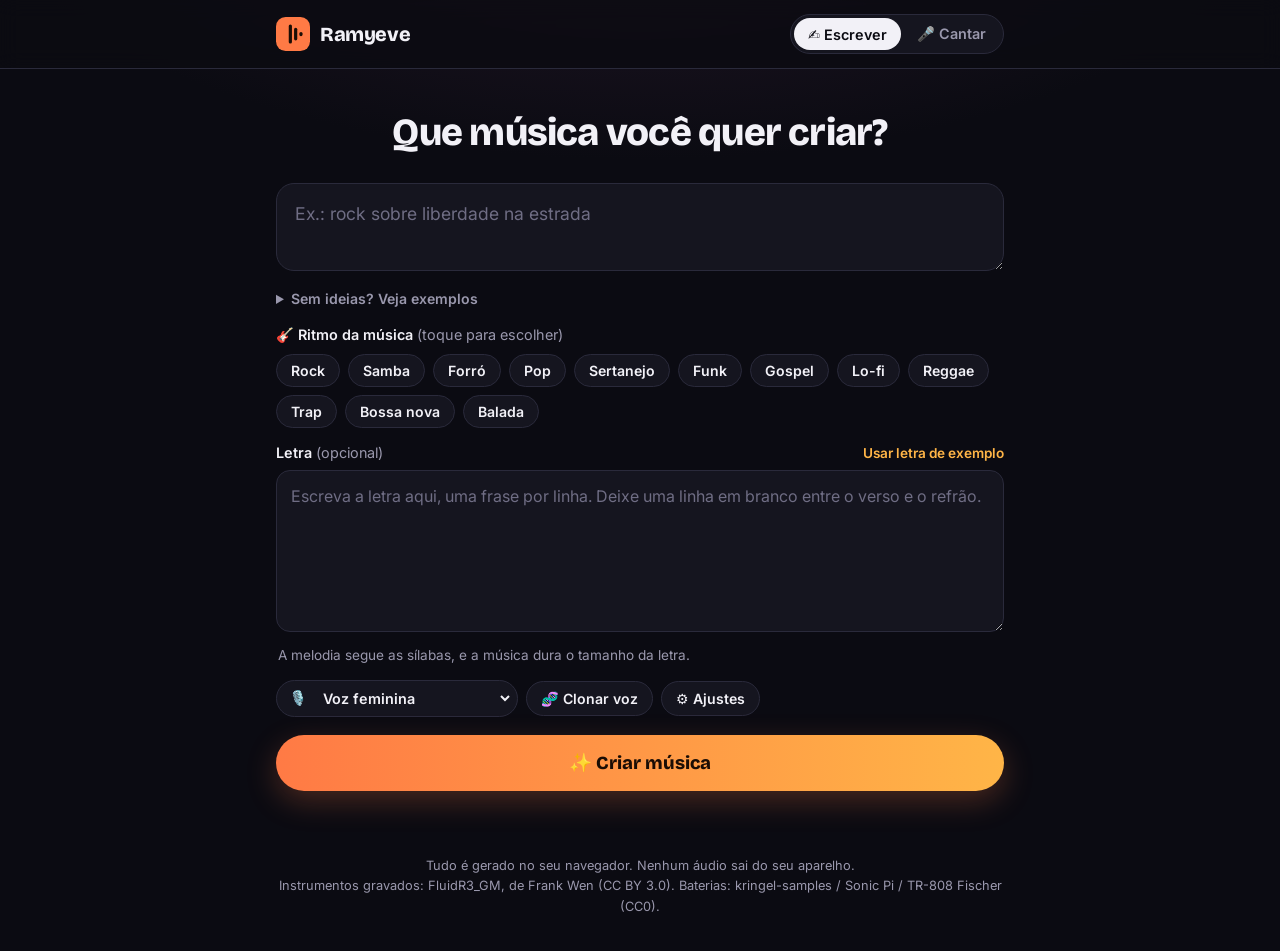
<file: index.html>
<!doctype html>
<html lang="pt-BR">
<head>
  <meta charset="utf-8">
  <meta name="viewport" content="width=device-width, initial-scale=1, viewport-fit=cover">
  <title>Ramyeve Música</title>
  <meta name="description" content="Crie músicas de qualquer estilo a partir de um texto ou de um trecho cantado.">
  <meta name="theme-color" content="#0b0b12">
  <link rel="manifest" href="manifest.webmanifest">
  <link rel="icon" href="data:image/svg+xml,<svg xmlns='http://www.w3.org/2000/svg' viewBox='0 0 32 32'><rect width='32' height='32' rx='8' fill='%23e0492f'/><g fill='white'><rect x='7' y='12' width='3' height='8' rx='1.5'/><rect x='12' y='7' width='3' height='18' rx='1.5'/><rect x='17' y='10' width='3' height='12' rx='1.5'/><rect x='22' y='14' width='3' height='4' rx='1.5'/></g></svg>">
  <link rel="preconnect" href="https://fonts.googleapis.com">
  <link rel="stylesheet" href="https://fonts.googleapis.com/css2?family=Bricolage+Grotesque:opsz,wght@12..96,600;12..96,800&family=Inter:wght@400;500;600;700&display=swap">
  <link rel="stylesheet" href="css/style.css?v=202611192245">
</head>
<body>
  <header class="top">
    <div class="wrap top-row">
      <div class="brand">
        <svg class="logo" viewBox="0 0 32 32" aria-hidden="true"><rect width="32" height="32" rx="9"/><g><rect x="7" y="12" width="3" height="8" rx="1.5"/><rect x="12" y="7" width="3" height="18" rx="1.5"/><rect x="17" y="10" width="3" height="12" rx="1.5"/><rect x="22" y="14" width="3" height="4" rx="1.5"/></g></svg>
        <span class="brand-name">Ramyeve</span>
      </div>
      <div class="tabs" role="tablist" aria-label="Como criar">
        <button class="tab active" role="tab" aria-selected="true" data-tab="texto">✍️ Escrever</button>
        <button class="tab" role="tab" aria-selected="false" data-tab="voz">🎤 Cantar</button>
      </div>
    </div>
  </header>

  <main class="wrap">
    <div id="envNote" class="env-note hidden" role="note">
      <b>Versão de teste:</b> aqui o microfone fica bloqueado. Você pode criar escrevendo, enviar áudios (inclusive para clonar a voz) e baixar (os arquivos chegam num .zip).
    </div>

    <section class="composer" aria-labelledby="hello">
      <h1 id="hello">Que música você quer criar?</h1>

      <div class="panel" id="panel-texto">
        <label for="prompt" class="sr-only">Descreva a música</label>
        <textarea id="prompt" rows="2" placeholder="Ex.: rock sobre liberdade na estrada"></textarea>
        <details class="ideas">
          <summary>Sem ideias? Veja exemplos</summary>
          <div class="chips" id="examples" aria-label="Exemplos"></div>
        </details>
      </div>

      <div class="genre">
        <span class="field-label">🎸 Ritmo da música <span class="muted">(toque para escolher)</span></span>
        <div class="styles" id="styleChips" aria-label="Ritmo da música"></div>
      </div>

      <div class="panel hidden" id="panel-voz">
        <p class="muted">Cante, cantarole ou assobie uma melodia, ou envie um áudio. O app encontra as notas e o tom.</p>

        <div class="rhythm" aria-labelledby="rhythmTitle">
          <div class="field-head"><span id="rhythmTitle" class="rhythm-title">⏱️ Velocidade</span><span class="muted small" id="rhythmInfo">detectado sozinho</span></div>
          <div class="rhythm-row">
            <label class="check"><input type="checkbox" id="rhythmManual"> Eu marco o ritmo</label>
            <div class="bpm-box">
              <button type="button" class="icon-btn" id="bpmMinus" aria-label="Mais devagar">−</button>
              <input type="number" id="voiceBpm" min="50" max="200" step="1" value="100" inputmode="numeric" aria-label="Batidas por minuto">
              <span class="muted small">bpm</span>
              <button type="button" class="icon-btn" id="bpmPlus" aria-label="Mais rápido">+</button>
            </div>
          </div>
          <div class="rhythm-row">
            <button type="button" class="pill tap" id="btnTap">👆 Toque no ritmo</button>
            <button type="button" class="pill" id="btnMetroTest">▶ Ouvir a marcação</button>
          </div>
          <label class="check"><input type="checkbox" id="metroOn" checked> Tocar uma marcação enquanto eu gravo (com 4 batidas de contagem antes)</label>
          <label class="metro-sound" for="metroSound">Marcação:
            <select id="metroSound">
              <option value="beat" selected>🥁 Batida do ritmo escolhido</option>
              <option value="click">🔔 Só o tique do metrônomo</option>
            </select>
          </label>
          <p class="muted small">Dica: use fone de ouvido para a marcação não entrar na gravação.</p>
        </div>

        <div id="countIn" class="count-in hidden" aria-live="assertive"></div>
        <div class="rec-row">
          <button id="btnRec" class="btn rec">● Gravar</button>
          <label class="btn ghost file">📁 Enviar áudio<input type="file" id="fileIn" accept="audio/*" hidden></label>
          <span id="recTime" class="muted mono">00:00</span>
          <div class="meter"><div id="meterBar"></div></div>
        </div>
        <audio id="recPreview" controls class="hidden"></audio>
        <div id="voiceInfo" class="voice-info hidden"></div>
        <label for="voicePrompt" class="sr-only">Detalhes do estilo</label>
        <textarea id="voicePrompt" rows="1" placeholder="Detalhes (opcional). Ex.: pesado, com sanfona, triste"></textarea>
        <label class="check"><input type="checkbox" id="includeVoice" checked> Incluir minha gravação original</label>
      </div>

      <div class="lyrics-box">
        <div class="field-head">
          <label for="lyrics" id="lyricsTitle">Letra <span class="muted">(opcional)</span></label>
          <button type="button" id="btnLyricsExample" class="link">Usar letra de exemplo</button>
        </div>
        <textarea id="lyrics" rows="5" placeholder="Escreva a letra aqui, uma frase por linha. Deixe uma linha em branco entre o verso e o refrão."></textarea>
        <p class="hint muted small" id="lyricsHint">A melodia segue as sílabas, e a música dura o tamanho da letra.</p>
      </div>

      <div class="quick-row">
        <label class="voice-pick" for="singerSel">🎙️
          <select id="singerSel" aria-label="Quem canta">
            <option value="clone" disabled>Minha voz clonada</option>
            <option value="fem" selected>Voz feminina</option>
            <option value="masc">Voz masculina</option>
          </select>
        </label>
        <button type="button" class="pill" id="openVoice" aria-expanded="false" aria-controls="voicePanel">🧬 Clonar voz</button>
        <button type="button" class="pill" id="openAdv" aria-expanded="false" aria-controls="advPanel">⚙️ Ajustes</button>
      </div>

      <!-- painel: voz -->
      <div class="drawer hidden" id="voicePanel">
        <label class="check"><input type="checkbox" id="singOn" checked> Colocar uma voz cantando a letra</label>

        <div class="clone-ai">
          <span class="drawer-title">🧬 Sua voz real, com IA <span class="badge">recomendado</span></span>
          <p class="muted small">Grave de 10 a 30 segundos <b>cantando ou falando com naturalidade</b>. A IA troca a voz da música pela sua e mantém a melodia. Grátis, com a chave do Hugging Face.</p>
          <div class="clone-actions">
            <button type="button" id="btnRefRec" class="btn">🎙️ Gravar minha voz (20 s)</button>
            <label class="btn ghost file">📁 Enviar áudio<input type="file" id="refFileIn" accept="audio/*" hidden></label>
            <button type="button" id="btnRefDel" class="btn ghost hidden">🗑 Apagar</button>
          </div>
          <div id="refStatus" class="small muted">Nenhuma amostra da sua voz ainda.</div>
          <audio id="refPreview" controls class="hidden"></audio>
          <label class="check"><input type="checkbox" id="cloneAi"> Cantar com a minha voz real (IA)</label>
          <div id="hfBox2" class="ai-box hidden">
            <label for="hfToken2">Sua chave grátis do Hugging Face</label>
            <input type="text" class="secret" id="hfToken2" placeholder="hf_..." autocomplete="off" autocapitalize="off" autocorrect="off" spellcheck="false" data-lpignore="true" data-1p-ignore="true" data-form-type="other">
            <span class="key-state small" data-key-state></span>
            <span class="muted small">É a mesma chave de Ajustes → IA. Como conseguir: crie uma conta grátis em huggingface.co, abra huggingface.co/settings/tokens, crie um token do tipo <b>Read</b> e cole aqui.</span>
          </div>
          <p id="cloneAiBlocked" class="muted small hidden">Indisponível nesta versão de teste, que bloqueia conexões com outros sites. Funciona na versão completa (GitHub Pages).</p>
        </div>

        <span class="drawer-title">Clonagem rápida, no navegador <span class="muted small">(menos realista)</span></span>
        <div class="clone-box">
          <div class="clone-status"><span id="cloneStatus">Nenhuma voz clonada ainda.</span></div>
          <div class="clone-actions">
            <button type="button" id="btnClone" class="btn">🧬 Clonar minha voz</button>
            <button type="button" id="btnDemo" class="btn ghost">▶ Ouvir a voz</button>
            <button type="button" id="btnDelClone" class="btn ghost hidden">🗑 Apagar</button>
          </div>
          <details class="clone-upload" id="cloneUploadBox">
            <summary>Sem microfone aqui? Clone com um áudio do celular</summary>
            <ol class="small">
              <li>Abra o <b>gravador de voz</b> do celular (ou grave um áudio no WhatsApp para você mesmo).</li>
              <li>Cante, em ordem: <b>“aaaa”</b> · pausa · <b>“éééé”</b> · pausa · <b>“iiii”</b> · pausa · <b>“óóóó”</b> · pausa · <b>“uuuu”</b>. Uns 2 segundos cada, sempre na mesma nota.</li>
              <li>Toque no botão abaixo e escolha esse áudio.</li>
            </ol>
            <label class="btn ghost file">📁 Enviar gravação das vogais<input type="file" id="cloneFileIn" accept="audio/*" hidden></label>
          </details>
          <div id="cloneWizard" class="wizard hidden" aria-live="polite">
            <p class="muted">Cante cada vogal de forma <b>contínua e afinada</b> quando ela aparecer.</p>
            <div class="vowel-row" id="vowelRow"></div>
            <div class="big-vowel" id="bigVowel">Prepare-se…</div>
            <div class="meter"><div id="cloneProgress"></div></div>
            <button type="button" id="btnCancelClone" class="btn ghost">Cancelar</button>
          </div>
        </div>
        <p class="muted small">Sua voz fica guardada só neste aparelho. Use apenas a sua voz ou de quem autorizou.</p>
      </div>

      <!-- painel: ajustes -->
      <div class="drawer hidden" id="advPanel">
        <div class="engine">
          <span class="drawer-title">Qualidade</span>
          <label class="engine-opt"><input type="radio" name="engine" id="engFast" value="fast" checked>
            <span><b>Rápido, no navegador</b><small class="muted">Pronto em segundos. Instrumentos gravados, voz sintética.</small></span></label>
          <label class="engine-opt" id="engAiWrap"><input type="radio" name="engine" id="engAi" value="ai">
            <span><b>IA com voz realista</b><small class="muted">ACE-Step, grátis. Leva de 30 s a 2 min.</small></span></label>
          <p id="aiBlocked" class="muted small hidden">Indisponível nesta versão de teste. Funciona na versão completa (GitHub Pages).</p>
          <div id="aiBox" class="ai-box hidden">
            <label for="hfToken">Sua chave grátis do Hugging Face</label>
            <input type="text" class="secret" id="hfToken" placeholder="hf_..." autocomplete="off" autocapitalize="off" autocorrect="off" spellcheck="false" data-lpignore="true" data-1p-ignore="true" data-form-type="other">
            <span class="key-state small" data-key-state></span>
            <label class="check small"><input type="checkbox" id="hfRemember" checked> Lembrar neste aparelho</label>
            <details class="howto">
              <summary>Como conseguir a chave grátis</summary>
              <ol class="small">
                <li>Crie uma conta grátis em <a href="https://huggingface.co/join" target="_blank" rel="noopener">huggingface.co/join</a>.</li>
                <li>Abra <a href="https://huggingface.co/settings/tokens" target="_blank" rel="noopener">huggingface.co/settings/tokens</a>.</li>
                <li>Toque em <b>Create new token</b>, escolha <b>Read</b> e crie.</li>
                <li>Copie a chave (começa com <b>hf_</b>) e cole acima.</li>
              </ol>
            </details>
          </div>
        </div>
        <div class="grid">
          <label>Estilo
            <select id="styleSel"><option value="auto">Automático (pelo texto)</option></select>
          </label>
          <label>Duração
            <select id="lenSel">
              <option value="auto" selected>Pelo tamanho da letra</option>
              <option value="curta">Curta (~20 s)</option>
              <option value="media">Média (~1 min)</option>
              <option value="longa">Longa (~1,5 min)</option>
              <option value="custom">Escolher minutos…</option>
            </select>
          </label>
          <label id="minutesWrap" class="hidden">Minutos
            <input type="number" id="minutesIn" min="0.25" step="0.5" value="3" inputmode="decimal">
          </label>
          <label>Tom
            <select id="keySel"><option value="auto">Automático</option></select>
          </label>
          <label>Clima
            <select id="modeSel">
              <option value="auto">Automático</option>
              <option value="major">Maior (alegre)</option>
              <option value="minor">Menor (melancólico)</option>
            </select>
          </label>
          <label class="span2">Andamento: <b id="bpmLabel">automático</b>
            <input type="range" id="bpmIn" min="0" max="200" step="1" value="0">
          </label>
        </div>
      </div>

      <div class="gen-bar">
        <button id="btnGen" class="btn create">✨ Criar música</button>
        <div id="status" class="status" role="status"></div>
      </div>
    </section>

    <section class="library hidden" id="result" aria-labelledby="libTitle">
      <h2 id="libTitle" class="lib-title">Sua música</h2>
      <article class="song">
        <div class="cover" id="cover" aria-hidden="true"><span id="coverEmoji">🎵</span></div>
        <div class="song-main">
          <div class="song-head">
            <div class="song-title">
              <h3 id="songTitle">—</h3>
              <div class="tags" id="songTags"></div>
            </div>
            <button id="btnPlay" class="btn play" aria-label="Tocar">▶</button>
          </div>
          <div class="roll-wrap"><canvas id="roll" height="120"></canvas></div>
          <div class="transport">
            <button id="btnStop" class="icon-btn" aria-label="Parar">■</button>
            <input type="range" id="seek" min="0" max="1000" value="0" aria-label="Posição">
            <span id="timeLabel" class="muted mono">0:00 / 0:00</span>
          </div>
        </div>
      </article>

      <div class="song-actions">
        <button id="btnAgain" class="pill">🔀 Outra versão</button>
        <div class="dl">
          <label for="fmtSel" class="sr-only">Formato</label>
          <select id="fmtSel">
            <optgroup label="Áudio compactado">
              <option value="mp3-320">MP3 · 320 kbps</option>
              <option value="mp3-192" selected>MP3 · 192 kbps (recomendado)</option>
              <option value="mp3-128">MP3 · 128 kbps</option>
            </optgroup>
            <optgroup label="Sem perdas">
              <option value="flac">FLAC</option>
              <option value="wav16">WAV · 16 bits</option>
              <option value="wav24">WAV · 24 bits</option>
            </optgroup>
            <optgroup label="Para produtores">
              <option value="zip">ZIP · faixas separadas + MIDI</option>
              <option value="midi">MIDI · partitura</option>
            </optgroup>
          </select>
          <button id="btnDownload" class="pill strong">⬇️ Baixar</button>
          <span id="fmtSize" class="muted small"></span>
        </div>
      </div>
      <div id="dlStatus" class="muted small"></div>

      <details class="mixer-box">
        <summary>🎚️ Mixer</summary>
        <div class="mixer" id="mixer"></div>
      </details>
    </section>
  </main>

  <footer class="wrap muted">Tudo é gerado no seu navegador. Nenhum áudio sai do seu aparelho.<br>Instrumentos gravados: FluidR3_GM, de Frank Wen (CC BY 3.0). Baterias: kringel-samples / Sonic Pi / TR-808 Fischer (CC0).</footer>

  <script src="js/theory.js?v=202611192245"></script>
  <script src="js/styles.js?v=202611192245"></script>
  <script src="js/textAnalyzer.js?v=202611192245"></script>
  <script src="js/composer.js?v=202611192245"></script>
  <script src="js/pitch.js?v=202611192245"></script>
  <script src="js/sampler.js?v=202611192245"></script>
  <script src="js/synth.js?v=202611192245"></script>
  <script src="js/voice.js?v=202611192245"></script>
  <script src="js/aiMusic.js?v=202611192245"></script>
  <script src="js/export.js?v=202611192245"></script>
  <script src="js/vendor/lame.min.js?v=202611192245"></script>
  <script src="js/formats.js?v=202611192245"></script>
  <script src="js/app.js?v=202611192245"></script>
</body>
</html>
</file>
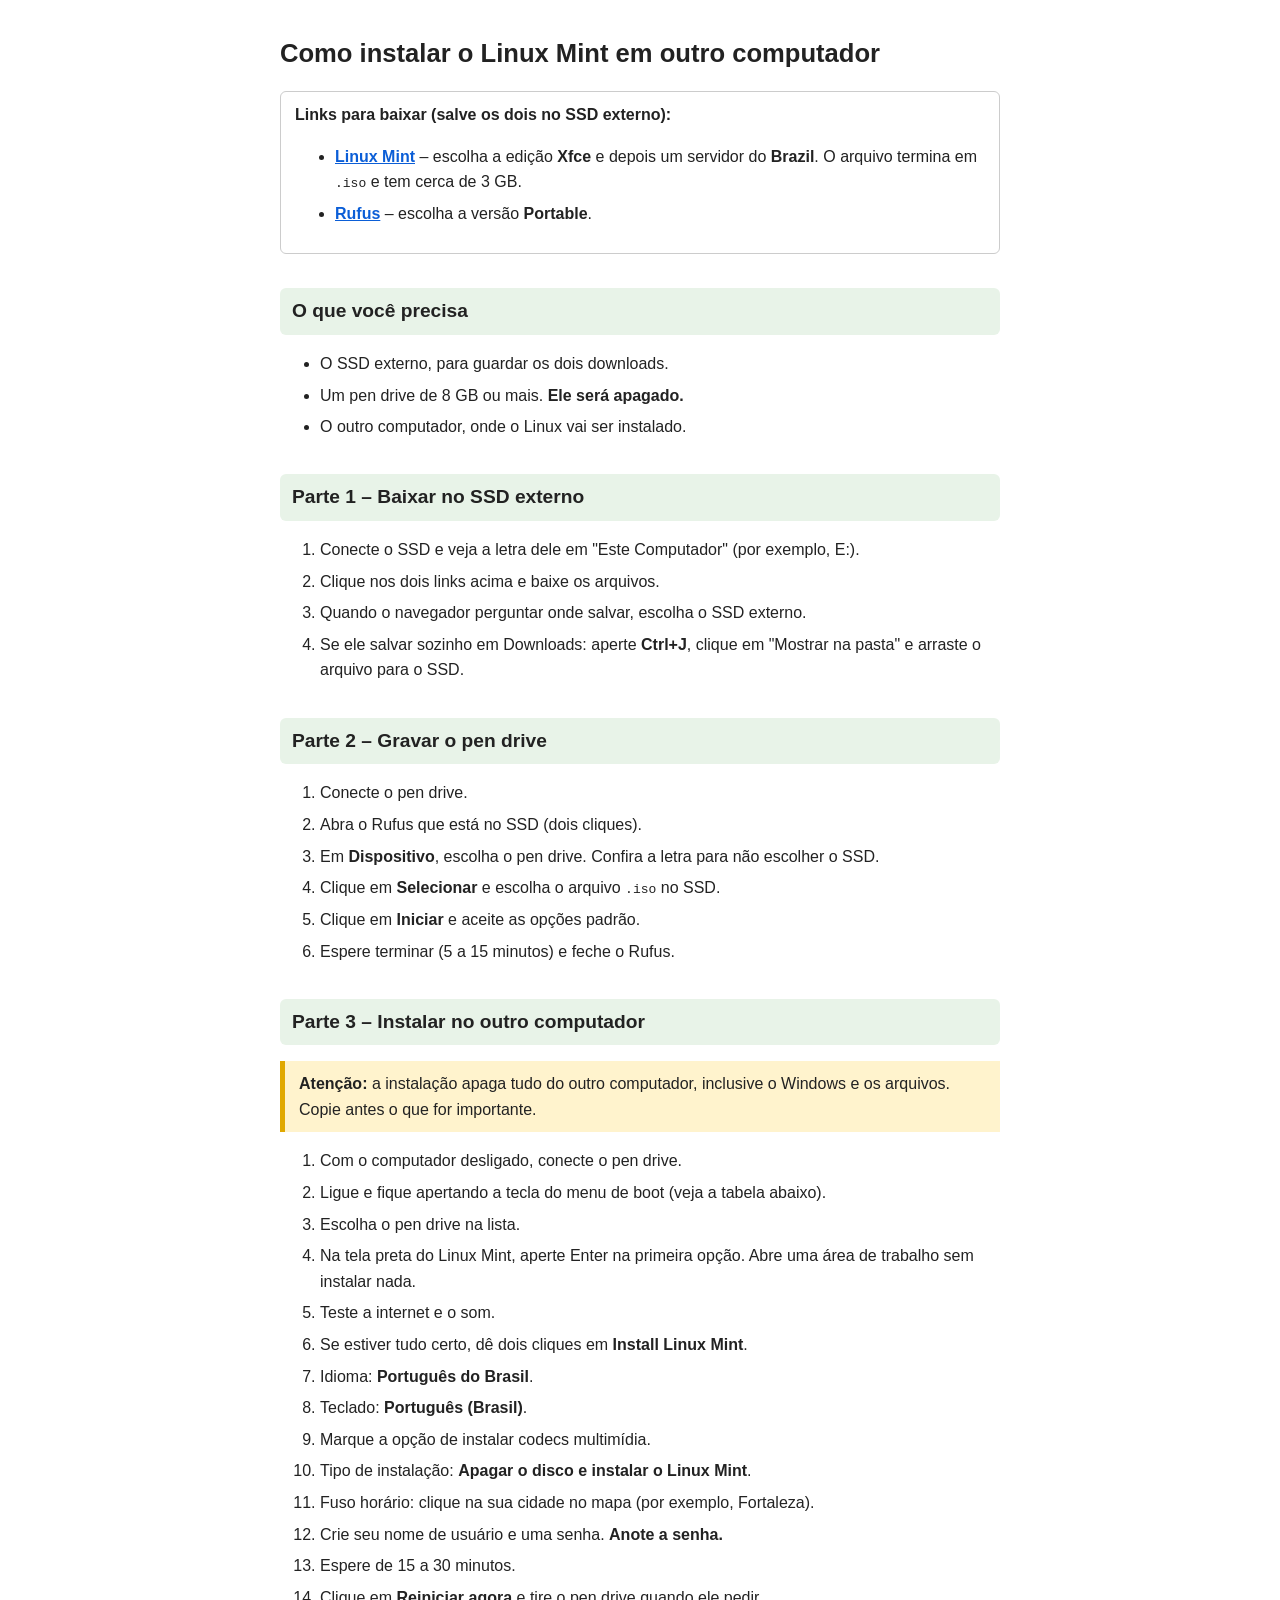
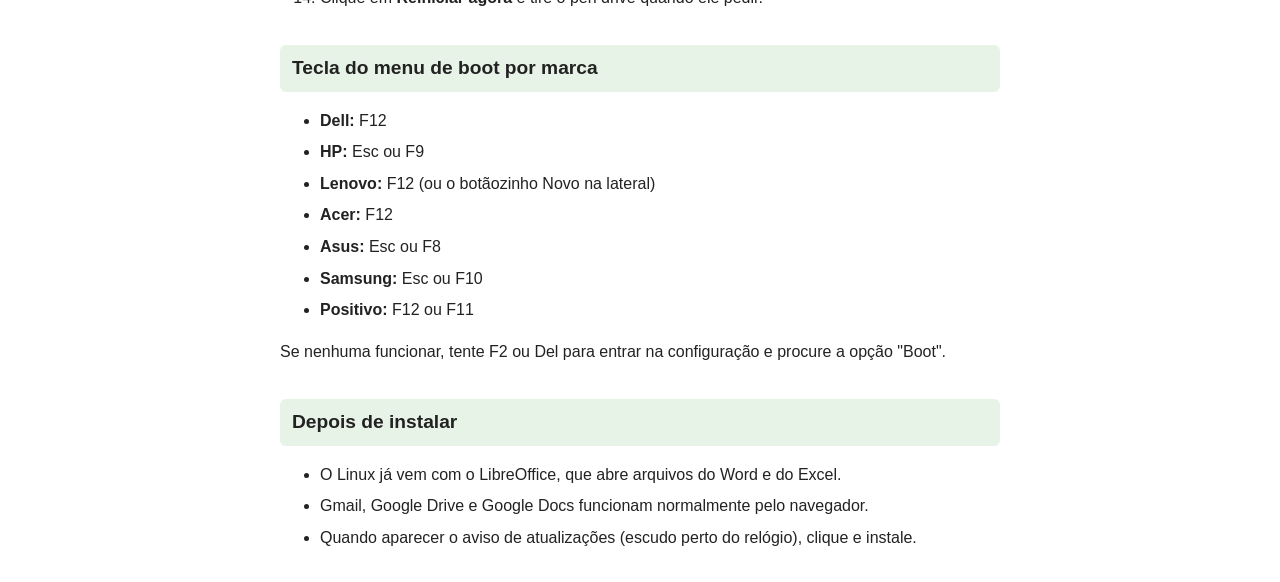
<file: instalar-linux/COMO-INSTALAR-O-LINUX.html>
<!doctype html>
<html lang="pt-BR">
<head>
<meta charset="utf-8">
<meta name="viewport" content="width=device-width, initial-scale=1">
<title>Como instalar o Linux Mint</title>
<style>
  body { font-family: Arial, sans-serif; max-width: 720px; margin: 0 auto; padding: 16px; line-height: 1.6; color: #222; background: #fff; }
  h1 { font-size: 1.6em; }
  h2 { font-size: 1.2em; margin-top: 1.8em; background: #e8f3e8; padding: 8px 12px; border-radius: 6px; }
  li { margin-bottom: 6px; }
  .aviso { background: #fff3cd; border-left: 5px solid #e0a800; padding: 10px 14px; margin: 14px 0; }
  a { color: #0b5ed7; font-weight: bold; }
  .caixa { border: 1px solid #ccc; border-radius: 6px; padding: 10px 14px; margin: 14px 0; }
</style>
</head>
<body>

<h1>Como instalar o Linux Mint em outro computador</h1>

<div class="caixa">
  <strong>Links para baixar (salve os dois no SSD externo):</strong>
  <ul>
    <li><a href="https://www.linuxmint.com/download.php">Linux Mint</a> – escolha a edição <strong>Xfce</strong> e depois um servidor do <strong>Brazil</strong>. O arquivo termina em <code>.iso</code> e tem cerca de 3 GB.</li>
    <li><a href="https://rufus.ie/pt_BR/">Rufus</a> – escolha a versão <strong>Portable</strong>.</li>
  </ul>
</div>

<h2>O que você precisa</h2>
<ul>
  <li>O SSD externo, para guardar os dois downloads.</li>
  <li>Um pen drive de 8 GB ou mais. <strong>Ele será apagado.</strong></li>
  <li>O outro computador, onde o Linux vai ser instalado.</li>
</ul>

<h2>Parte 1 – Baixar no SSD externo</h2>
<ol>
  <li>Conecte o SSD e veja a letra dele em "Este Computador" (por exemplo, E:).</li>
  <li>Clique nos dois links acima e baixe os arquivos.</li>
  <li>Quando o navegador perguntar onde salvar, escolha o SSD externo.</li>
  <li>Se ele salvar sozinho em Downloads: aperte <strong>Ctrl+J</strong>, clique em "Mostrar na pasta" e arraste o arquivo para o SSD.</li>
</ol>

<h2>Parte 2 – Gravar o pen drive</h2>
<ol>
  <li>Conecte o pen drive.</li>
  <li>Abra o Rufus que está no SSD (dois cliques).</li>
  <li>Em <strong>Dispositivo</strong>, escolha o pen drive. Confira a letra para não escolher o SSD.</li>
  <li>Clique em <strong>Selecionar</strong> e escolha o arquivo <code>.iso</code> no SSD.</li>
  <li>Clique em <strong>Iniciar</strong> e aceite as opções padrão.</li>
  <li>Espere terminar (5 a 15 minutos) e feche o Rufus.</li>
</ol>

<h2>Parte 3 – Instalar no outro computador</h2>

<div class="aviso">
  <strong>Atenção:</strong> a instalação apaga tudo do outro computador, inclusive o Windows e os arquivos. Copie antes o que for importante.
</div>

<ol>
  <li>Com o computador desligado, conecte o pen drive.</li>
  <li>Ligue e fique apertando a tecla do menu de boot (veja a tabela abaixo).</li>
  <li>Escolha o pen drive na lista.</li>
  <li>Na tela preta do Linux Mint, aperte Enter na primeira opção. Abre uma área de trabalho sem instalar nada.</li>
  <li>Teste a internet e o som.</li>
  <li>Se estiver tudo certo, dê dois cliques em <strong>Install Linux Mint</strong>.</li>
  <li>Idioma: <strong>Português do Brasil</strong>.</li>
  <li>Teclado: <strong>Português (Brasil)</strong>.</li>
  <li>Marque a opção de instalar codecs multimídia.</li>
  <li>Tipo de instalação: <strong>Apagar o disco e instalar o Linux Mint</strong>.</li>
  <li>Fuso horário: clique na sua cidade no mapa (por exemplo, Fortaleza).</li>
  <li>Crie seu nome de usuário e uma senha. <strong>Anote a senha.</strong></li>
  <li>Espere de 15 a 30 minutos.</li>
  <li>Clique em <strong>Reiniciar agora</strong> e tire o pen drive quando ele pedir.</li>
</ol>

<h2>Tecla do menu de boot por marca</h2>
<ul>
  <li><strong>Dell:</strong> F12</li>
  <li><strong>HP:</strong> Esc ou F9</li>
  <li><strong>Lenovo:</strong> F12 (ou o botãozinho Novo na lateral)</li>
  <li><strong>Acer:</strong> F12</li>
  <li><strong>Asus:</strong> Esc ou F8</li>
  <li><strong>Samsung:</strong> Esc ou F10</li>
  <li><strong>Positivo:</strong> F12 ou F11</li>
</ul>
<p>Se nenhuma funcionar, tente F2 ou Del para entrar na configuração e procure a opção "Boot".</p>

<h2>Depois de instalar</h2>
<ul>
  <li>O Linux já vem com o LibreOffice, que abre arquivos do Word e do Excel.</li>
  <li>Gmail, Google Drive e Google Docs funcionam normalmente pelo navegador.</li>
  <li>Quando aparecer o aviso de atualizações (escudo perto do relógio), clique e instale.</li>
</ul>

</body>
</html>
</file>
<file: css/style.css>
/*
 * Ramyeve — visual "app de música": fundo escuro, uma caixa grande para a ideia,
 * botão grande de criar e a música como um cartão com capa colorida.
 * Tema escuro único, escolhido de propósito (como apps de música).
 */
:root {
  --bg: #0b0b12;
  --surface: #15151f;
  --surface-2: #1d1d2a;
  --line: #2a2a3b;
  --text: #f2f1f7;
  --muted: #9a98ad;
  --accent: #ff7a45;
  --accent-2: #ffb547;
  --accent-ink: #1b0d05;
  --accent-soft: rgba(255, 122, 69, 0.14);
  --ok: #3ccf91;
  --roll-bg: #12121b;
  --roll-grid: #232333;
  --font-display: "Bricolage Grotesque", "Inter", system-ui, sans-serif;
  --font-body: "Inter", system-ui, -apple-system, "Segoe UI", Roboto, sans-serif;
  --radius: 18px;
  color-scheme: dark;
}

* { box-sizing: border-box; }
html, body { margin: 0; }
body {
  background: radial-gradient(1200px 600px at 50% -200px, #2a1a2e 0%, var(--bg) 60%) no-repeat, var(--bg);
  color: var(--text);
  font: 16px/1.55 var(--font-body);
  -webkit-font-smoothing: antialiased;
  min-height: 100vh;
}
.wrap {
  max-width: 760px;
  margin: 0 auto;
  padding-left: max(16px, env(safe-area-inset-left, 0px));
  padding-right: max(16px, env(safe-area-inset-right, 0px));
}
.hidden { display: none !important; }
.muted { color: var(--muted); font-weight: normal; }
.mono { font-variant-numeric: tabular-nums; }
.small { font-size: .85rem; }
.sr-only { position: absolute; width: 1px; height: 1px; overflow: hidden; clip: rect(0 0 0 0); white-space: nowrap; }
h1, h2, h3 { font-family: var(--font-display); letter-spacing: -0.02em; text-wrap: balance; margin: 0; }
a { color: var(--accent-2); }
:focus-visible { outline: 2px solid var(--accent-2); outline-offset: 2px; }

/* ---------- topo ---------- */
.top { padding-block: 14px; position: sticky; top: env(safe-area-inset-top, 0px); z-index: 10; background: rgba(11, 11, 18, .82); backdrop-filter: blur(10px); border-bottom: 1px solid var(--line); }
.top-row { display: flex; align-items: center; justify-content: space-between; gap: 12px; }
.brand { display: flex; align-items: center; gap: 10px; }
.logo { width: 34px; height: 34px; flex: none; }
.logo rect:first-child { fill: var(--accent); }
.logo g rect { fill: var(--accent-ink); }
.brand-name { font: 800 1.25rem var(--font-display); letter-spacing: -0.02em; }
.tabs { display: flex; gap: 2px; background: var(--surface); border: 1px solid var(--line); padding: 3px; border-radius: 999px; }
.tab { border: 0; background: transparent; color: var(--muted); padding: 7px 14px; border-radius: 999px; font: 600 .9rem var(--font-body); cursor: pointer; }
.tab.active { background: var(--text); color: var(--bg); }

.env-note { background: var(--surface); border: 1px solid var(--line); border-radius: 12px; padding: 10px 14px; margin: 16px 0 0; font-size: .88rem; color: var(--muted); }
.env-note b { color: var(--text); }

/* ---------- criador ---------- */
.composer { padding-block: 34px 10px; display: grid; grid-template-columns: minmax(0, 1fr); gap: 14px; }
.composer > *, .library > * { min-width: 0; }
.composer h1 { font-size: clamp(1.7rem, 5vw, 2.4rem); font-weight: 800; text-align: center; margin-bottom: 6px; }
textarea, select, input[type=number], input[type=password], input.secret {
  width: 100%; font: inherit; color: var(--text); background: var(--surface);
  border: 1px solid var(--line); border-radius: 14px; padding: 12px 14px; resize: vertical;
}
textarea::placeholder, input::placeholder { color: #6f6d84; }
#prompt { font-size: 1.1rem; padding: 16px 18px; border-radius: var(--radius); min-height: 4.2em; }
textarea:focus, select:focus, input:focus { outline: none; border-color: var(--accent); box-shadow: 0 0 0 3px var(--accent-soft); }
label { display: block; font-weight: 600; font-size: .9rem; margin: 0 0 6px; }

.genre { display: grid; gap: 8px; }
.field-label { font-weight: 600; font-size: .9rem; }
.styles { display: flex; flex-wrap: wrap; gap: 8px; }
.metro-sound { display: flex; align-items: center; gap: 8px; margin: 0; font-weight: 500; }
.metro-sound select { width: auto; padding: 6px 10px; border-radius: 999px; font-size: .88rem; }
.style-chip {
  border: 1px solid var(--line); background: var(--surface); color: var(--text); border-radius: 999px;
  padding: 7px 14px; font: 600 .88rem var(--font-body); cursor: pointer;
}
.style-chip:hover { border-color: var(--muted); }
.style-chip[aria-pressed="true"] { background: var(--accent); border-color: var(--accent); color: var(--accent-ink); }

.ideas { margin-top: 10px; }
.ideas summary, .clone-upload summary, .howto summary, .mixer-box summary { cursor: pointer; color: var(--muted); font-size: .88rem; font-weight: 600; }
.chips { display: flex; flex-wrap: wrap; gap: 6px; margin-top: 8px; }
.chip { border: 1px dashed var(--line); background: transparent; color: var(--muted); border-radius: 999px; padding: 5px 11px; font: 500 .82rem var(--font-body); cursor: pointer; }
.chip:hover { color: var(--text); border-color: var(--muted); }

.field-head { display: flex; justify-content: space-between; align-items: baseline; gap: 10px; }
.link { background: none; border: 0; color: var(--accent-2); font: 600 .85rem var(--font-body); cursor: pointer; padding: 0; }
.lyrics-box .hint { margin: 6px 2px 0; }
#lyrics { line-height: 1.7; }

.quick-row { display: flex; flex-wrap: wrap; gap: 8px; align-items: center; }
.voice-pick { display: flex; align-items: center; gap: 6px; margin: 0; background: var(--surface); border: 1px solid var(--line); border-radius: 999px; padding: 0 4px 0 12px; }
.voice-pick select { border: 0; background: transparent; padding: 8px 6px; width: auto; border-radius: 999px; font-weight: 600; }
.voice-pick select:focus { box-shadow: none; }
.pill {
  border: 1px solid var(--line); background: var(--surface); color: var(--text); border-radius: 999px;
  padding: 8px 14px; font: 600 .88rem var(--font-body); cursor: pointer;
}
.pill:hover, .pill[aria-expanded="true"] { border-color: var(--muted); background: var(--surface-2); }
.pill.strong { background: var(--text); color: var(--bg); border-color: var(--text); }

.drawer { background: var(--surface); border: 1px solid var(--line); border-radius: var(--radius); padding: 16px; display: grid; gap: 12px; }
.drawer-title { display: block; font: 800 1rem var(--font-display); margin-bottom: 8px; }

.btn {
  border: 1px solid var(--text); background: var(--text); color: var(--bg); font: 700 .92rem var(--font-body);
  padding: 10px 16px; border-radius: 12px; cursor: pointer; display: inline-flex; align-items: center; justify-content: center; gap: 6px;
}
.btn:disabled { opacity: .5; cursor: progress; }
.btn.ghost { background: transparent; color: var(--text); border-color: var(--line); }
.btn.rec { background: #e5484d; border-color: #e5484d; color: #fff; }
.btn.rec.on { animation: pulse 1s infinite; }
@keyframes pulse { 50% { opacity: .55; } }
@media (prefers-reduced-motion: reduce) { .btn.rec.on { animation: none; } }
.btn.file { margin: 0; }

.check { display: flex; align-items: center; gap: 8px; font-weight: 500; margin: 0; }
.check input { accent-color: var(--accent); }
.rec-row { display: flex; flex-wrap: wrap; align-items: center; gap: 10px; margin: 12px 0; }
.meter { flex: 1; min-width: 80px; height: 8px; background: var(--surface-2); border-radius: 4px; overflow: hidden; }
#meterBar { height: 100%; width: 0; background: linear-gradient(90deg, var(--ok), var(--accent-2), var(--accent)); transition: width .05s; }
audio { width: 100%; margin: 6px 0; }
.voice-info { background: var(--surface); border: 1px solid var(--line); border-radius: 12px; padding: 10px 12px; font-size: .9rem; margin-bottom: 10px; }
#panel-voz textarea { margin-bottom: 10px; }

/* ritmo (aba Cantar) */
.rhythm { background: var(--surface); border: 1px solid var(--line); border-radius: 14px; padding: 12px 14px; display: grid; gap: 10px; margin: 12px 0; }
.rhythm-title { font: 800 1rem var(--font-display); }
.rhythm-row { display: flex; flex-wrap: wrap; gap: 10px; align-items: center; justify-content: space-between; }
.bpm-box { display: flex; align-items: center; gap: 6px; }
.bpm-box input { width: 76px; text-align: center; padding: 8px; font-weight: 700; }
.bpm-box input:disabled { opacity: .5; }
.pill.tap { flex: 1; min-width: 160px; padding: 12px; font-size: 1rem; }
.pill.tap.hit { background: var(--accent); color: var(--accent-ink); border-color: var(--accent); }
.count-in { text-align: center; font: 800 2.6rem var(--font-display); color: var(--accent); min-height: 1.2em; }

/* clonagem */
.clone-ai { background: var(--accent-soft); border: 1px solid rgba(255, 122, 69, .35); border-radius: 14px; padding: 12px; display: grid; gap: 10px; }
.clone-ai p { margin: 0; }
.badge { font: 700 .7rem var(--font-body); background: var(--accent); color: var(--accent-ink); border-radius: 999px; padding: 2px 8px; vertical-align: middle; margin-left: 4px; }
.clone-box { background: var(--surface-2); border-radius: 14px; padding: 12px; }
.clone-status { font-size: .92rem; margin-bottom: 10px; }
.clone-actions { display: flex; flex-wrap: wrap; gap: 8px; }
.clone-upload { margin-top: 12px; }
.clone-upload ol, .howto ol { padding-left: 20px; margin: 8px 0 10px; color: var(--muted); }
.clone-upload li, .howto li { margin-bottom: 4px; }
.clone-upload b, .howto b { color: var(--text); }
.wizard { margin-top: 12px; text-align: center; }
.wizard p { text-align: left; margin: 0 0 10px; }
.vowel-row { display: flex; justify-content: center; gap: 8px; margin-bottom: 8px; }
.vowel-row span { width: 34px; height: 34px; border-radius: 50%; display: grid; place-items: center; font-weight: 700; background: var(--surface); border: 1px solid var(--line); }
.vowel-row span.now { background: var(--accent); color: var(--accent-ink); border-color: var(--accent); }
.vowel-row span.ok { background: var(--ok); color: #06150f; border-color: var(--ok); }
.big-vowel { font: 800 2.4rem var(--font-display); margin: 6px 0 10px; min-height: 1.3em; }
.wizard .meter { margin: 0 0 12px; height: 10px; }
#cloneProgress { height: 100%; width: 0; background: var(--accent); }

/* ajustes */
.engine-opt { display: flex; gap: 10px; align-items: flex-start; padding: 10px 12px; border: 1px solid var(--line); border-radius: 12px; margin: 0 0 8px; cursor: pointer; font-weight: 500; }
.engine-opt:has(input:checked) { border-color: var(--accent); background: var(--accent-soft); }
.engine-opt:has(input:disabled) { opacity: .5; cursor: not-allowed; }
.engine-opt input { margin-top: 4px; accent-color: var(--accent); }
.engine-opt span { display: grid; gap: 2px; }
.engine-opt small { font-size: .82rem; line-height: 1.4; }
.ai-box { display: grid; gap: 8px; }
.secret { -webkit-text-security: disc; text-security: disc; font-family: var(--font-body); letter-spacing: .08em; }
.key-state:empty { display: none; }
.key-state { color: var(--ok); font-weight: 600; }
.ai-box label { margin: 0; }
.grid { display: grid; grid-template-columns: 1fr 1fr; gap: 12px; }
.grid label { margin: 0; }
.grid label select, .grid label input { margin-top: 6px; }
.grid .span2 { grid-column: 1 / -1; }
input[type=range] { width: 100%; accent-color: var(--accent); }

/* botão criar */
.gen-bar { display: grid; gap: 8px; margin-top: 4px; }
.btn.create {
  width: 100%; padding: 17px; font: 800 1.15rem var(--font-display); border-radius: 999px; border: 0;
  background: linear-gradient(90deg, var(--accent), var(--accent-2)); color: var(--accent-ink);
  box-shadow: 0 10px 30px rgba(255, 122, 69, .25);
}
.btn.create:hover { filter: brightness(1.06); }
.status { min-height: 1.4em; color: var(--muted); text-align: center; font-size: .92rem; }
.status.err { color: #ff8a8a; font-weight: 600; }

/* ---------- sua música ---------- */
.library { padding-block: 18px 8px; display: grid; grid-template-columns: minmax(0, 1fr); gap: 12px; }
.lib-title { font-size: 1.2rem; font-weight: 800; }
.song { display: grid; grid-template-columns: 132px minmax(0, 1fr); gap: 16px; background: var(--surface); border: 1px solid var(--line); border-radius: var(--radius); padding: 14px; }
.cover {
  width: 132px; aspect-ratio: 1; max-width: 100%; border-radius: 14px; display: grid; place-items: center;
  background: linear-gradient(135deg, var(--accent), #7a3cff); font-size: 3rem; box-shadow: inset 0 0 0 1px rgba(255, 255, 255, .08);
}
.song-main { min-width: 0; display: grid; gap: 10px; align-content: start; }
.song-head { display: flex; gap: 12px; align-items: flex-start; }
.song-title { flex: 1; min-width: 0; }
.song-title h3 { font-size: 1.35rem; font-weight: 800; margin-bottom: 6px; overflow-wrap: anywhere; }
.tags { display: flex; flex-wrap: wrap; gap: 6px; }
.tag { background: var(--surface-2); border-radius: 999px; padding: 2px 9px; font-size: .76rem; color: var(--muted); }
.btn.play { width: 52px; height: 52px; padding: 0; border-radius: 50%; flex: none; font-size: 1.15rem; background: var(--accent); border-color: var(--accent); color: var(--accent-ink); }
.roll-wrap { border-radius: 10px; overflow: hidden; background: var(--roll-bg); }
canvas#roll { display: block; width: 100%; height: 120px; cursor: pointer; }
.transport { display: flex; align-items: center; gap: 10px; }
.transport input { flex: 1; min-width: 0; }
.icon-btn { width: 32px; height: 32px; border-radius: 50%; border: 1px solid var(--line); background: transparent; color: var(--text); cursor: pointer; flex: none; font-size: .8rem; }

.song-actions { display: flex; flex-wrap: wrap; gap: 10px; align-items: center; justify-content: space-between; }
.dl { display: flex; gap: 8px; align-items: center; flex-wrap: wrap; }
.dl select { width: auto; padding: 8px 12px; border-radius: 999px; font-size: .88rem; }
#dlStatus:empty { display: none; }
.mixer-box { background: var(--surface); border: 1px solid var(--line); border-radius: 14px; padding: 12px 14px; }
.mixer { display: grid; grid-template-columns: repeat(auto-fit, minmax(130px, 1fr)); gap: 2px 16px; margin-top: 8px; }
.mixer label { margin: 6px 0 0; font-size: .85rem; display: flex; justify-content: space-between; }
.mixer .dot { display: inline-block; width: 9px; height: 9px; border-radius: 50%; margin-right: 6px; }

footer { text-align: center; padding-block: 26px 34px; font-size: .8rem; line-height: 1.6; }

@media (max-width: 560px) {
  .composer { padding-block: 22px 8px; }
  .tab { padding: 7px 11px; }
  .song { grid-template-columns: 1fr; }
  .cover { width: 100%; aspect-ratio: 2.4; font-size: 2.6rem; }
  .styles { flex-wrap: nowrap; overflow-x: auto; padding-bottom: 4px; scrollbar-width: none; }
  .style-chip { flex: none; }
  .grid { grid-template-columns: 1fr; }
  .song-actions, .dl { width: 100%; }
  .dl select { flex: 1; }
}
</file>
